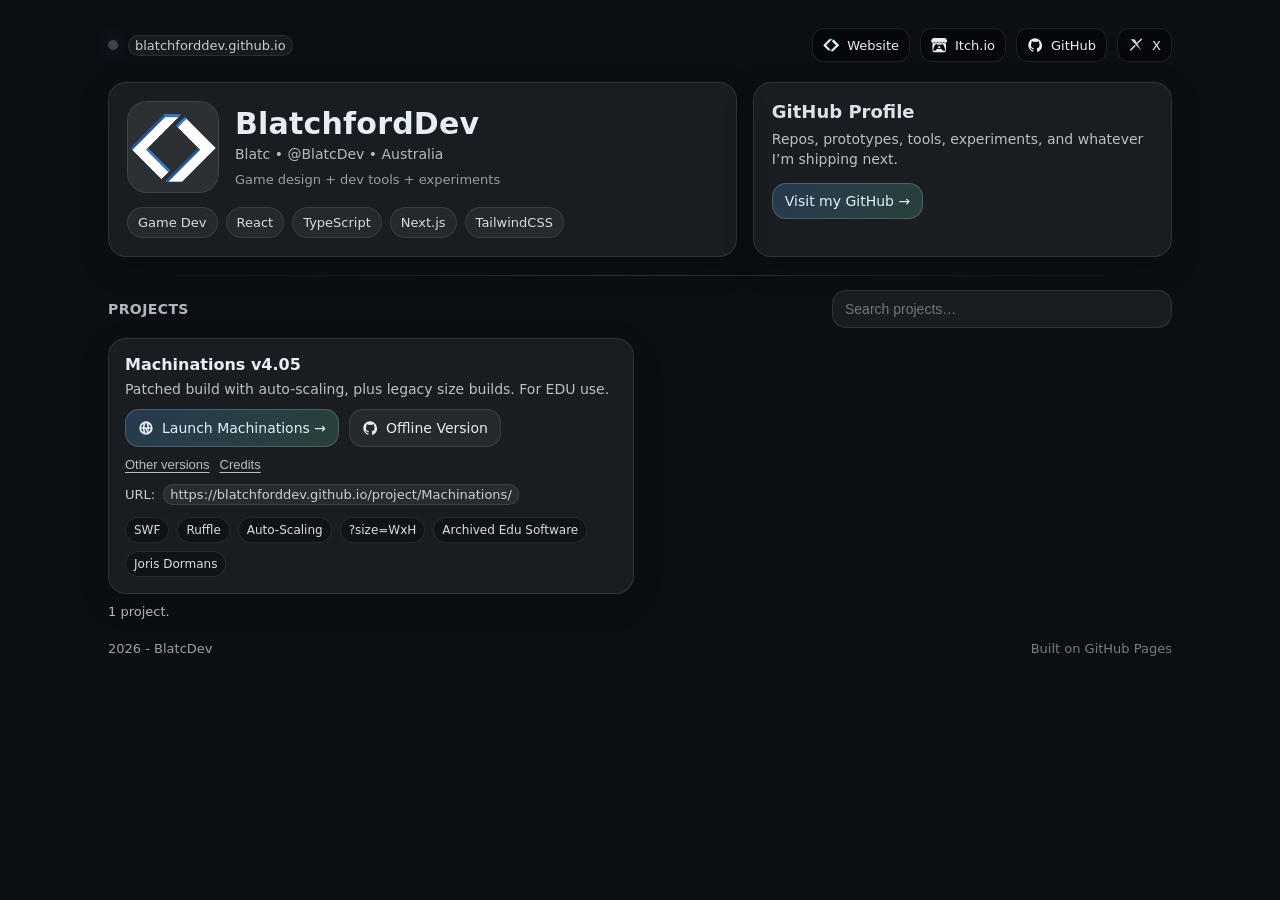
<file: index.html>
<!doctype html>
<html lang="en">
<head>
  <meta charset="utf-8" />
  <meta name="viewport" content="width=device-width, initial-scale=1" />
  <title>BlatcDev Github</title>

  <meta name="theme-color" content="#0b0f14" />
  <meta name="google" content="notranslate" />

  <link rel="stylesheet" href="./styles.css" />
</head>

<body>
  <div class="container">
    <div class="topbar">
      <div class="brand">
        <div class="dot"></div>
        <span class="copyable" data-copy="blatchforddev.github.io" title="Click to copy">blatchforddev.github.io</span>
      </div>

      <div class="pillbar">
        <a class="pill" href="https://blatc.dev/" target="_blank" rel="noopener noreferrer">
          <span class="ico" aria-hidden="true">
            <svg version="1.1" id="Layer_1" xmlns="http://www.w3.org/2000/svg" xmlns:xlink="http://www.w3.org/1999/xlink" x="0px" y="0px"
	 width="100%" viewBox="0 0 295 232" enable-background="new 0 0 295 232" xml:space="preserve">
            <path fill="#FFFFFF" opacity="0.000000" stroke="none" 
                d="
            M121.000000,233.000000 
                C81.074272,233.000000 41.148548,233.000000 1.000000,233.000000 
                C1.000000,194.646057 1.000000,156.291687 1.320978,117.557640 
                C3.968456,119.421730 6.294956,121.665497 8.822497,124.211533 
                C42.313789,157.790970 75.604042,191.068146 108.409637,223.860855 
                C116.962959,215.629364 125.108841,207.789993 133.548309,199.834778 
                C135.771225,198.224533 137.700531,196.730133 139.690613,195.188660 
                C114.599274,170.099075 90.465858,145.985886 66.375549,121.829712 
                C65.019051,120.469513 64.017021,118.755798 62.943848,116.866356 
                C90.170364,89.372200 117.313545,62.228779 144.429245,35.057930 
                C152.402115,27.068836 160.297150,19.002031 168.525467,10.852251 
                C170.893204,8.537376 172.963318,6.341087 175.334641,3.997854 
                C176.090561,2.900608 176.545288,1.950307 177.000000,1.000002 
                C216.592377,1.000000 256.184753,1.000000 296.000000,1.000000 
                C296.000000,39.020603 296.000000,77.041641 295.670990,115.454102 
                C265.158112,85.660233 234.979446,55.469746 204.782654,25.297413 
                C201.624817,22.142153 198.359604,19.094353 195.001953,15.670624 
                C188.737366,9.764114 188.737274,9.764026 183.188629,15.311909 
                C181.191849,17.308424 179.197449,19.307356 177.198746,21.301947 
                C171.010941,27.476965 164.821579,33.650425 158.406540,40.050247 
                C160.934525,42.391380 162.983276,44.288708 165.173080,46.478531 
                C187.431091,68.902191 209.553528,91.027916 231.650955,113.178574 
                C232.917847,114.448517 233.980927,115.921814 234.935516,117.544395 
                C197.897903,154.616043 161.055771,191.435944 124.260933,228.303024 
                C122.935699,229.630890 122.076431,231.423828 121.000000,233.000000 
            z"/>
            <path fill="#ffffff" opacity="1.000000" stroke="none" 
                d="
            M195.144211,15.996693 
                C198.359604,19.094353 201.624817,22.142153 204.782654,25.297413 
                C234.979446,55.469746 265.158112,85.660233 295.670990,115.922760 
                C296.000000,116.444443 296.000000,116.888893 295.670990,117.743912 
                C258.177277,155.320160 221.010544,192.483826 183.858337,229.661987 
                C182.825958,230.695099 181.949280,231.883820 181.000000,233.000000 
                C164.979111,233.000000 148.958206,233.000000 132.667694,232.733887 
                C133.674240,231.431732 135.054596,230.500015 136.211365,229.344467 
                C170.563461,195.029678 204.894806,160.694107 239.219940,126.352348 
                C240.250458,125.321342 241.179199,124.188629 242.854111,122.326508 
                C240.071533,120.513817 237.605194,118.907143 235.138855,117.300468 
                C233.980927,115.921814 232.917847,114.448517 231.650955,113.178574 
                C209.553528,91.027916 187.431091,68.902191 165.480164,46.329903 
                C175.478867,35.924751 185.311539,25.960722 195.144211,15.996693 
            z"/>
            <path fill="#FFFFFF" opacity="0.000000" stroke="none" 
                d="
            M1.000000,116.000000 
                C1.000000,77.739708 1.000000,39.479424 1.000000,1.000000 
                C39.020615,1.000000 77.041649,1.000000 115.443283,1.323377 
                C78.316154,39.163464 40.809746,76.681496 3.290338,114.186516 
                C2.606221,114.870369 1.766900,115.398964 1.000000,116.000000 
            z"/>
            <path fill="#FFFFFF" opacity="0.000000" stroke="none" 
                d="
            M181.468658,233.000000 
                C181.949280,231.883820 182.825958,230.695099 183.858337,229.661987 
                C221.010544,192.483826 258.177277,155.320160 295.670990,118.077248 
                C296.000000,156.260284 296.000000,194.520584 296.000000,233.000000 
                C257.979401,233.000000 219.958359,233.000000 181.468658,233.000000 
            z"/>
            <path fill="#008FCE" opacity="1.000000" stroke="none" 
                d="
            M1.000000,116.250000 
                C1.766900,115.398964 2.606221,114.870369 3.290338,114.186516 
                C40.809746,76.681496 78.316154,39.163464 115.911942,1.323377 
                C116.000000,1.000000 116.500000,1.000000 116.858841,1.221221 
                C117.419800,1.717071 117.682999,1.907089 118.149055,2.341473 
                C119.189919,5.420725 120.089027,8.171000 120.830292,11.217046 
                C95.980515,36.233768 71.277046,60.943211 46.601448,85.680458 
                C33.915798,98.397804 21.279856,111.164734 8.621454,123.909264 
                C6.294956,121.665497 3.968456,119.421730 1.320978,117.088982 
                C1.000000,117.000000 1.000000,116.500000 1.000000,116.250000 
            z"/>
            <path fill="#008FCE" opacity="1.000000" stroke="none" 
                d="
            M234.935516,117.544395 
                C237.605194,118.907143 240.071533,120.513817 242.854111,122.326508 
                C241.179199,124.188629 240.250458,125.321342 239.219940,126.352348 
                C204.894806,160.694107 170.563461,195.029678 136.211365,229.344467 
                C135.054596,230.500015 133.674240,231.431732 132.199036,232.733887 
                C128.638718,233.000000 125.277428,233.000000 121.458069,233.000000 
                C122.076431,231.423828 122.935699,229.630890 124.260933,228.303024 
                C161.055771,191.435944 197.897903,154.616043 234.935516,117.544395 
            z"/>
            <path fill="#008FCE" opacity="1.000000" stroke="none" 
                d="
            M120.988144,10.921276 
                C120.089027,8.171000 119.189919,5.420725 118.154800,2.088215 
                C118.012535,1.337320 118.006264,1.168660 118.000000,1.000000 
                C136.687561,1.000000 155.375122,1.000000 174.526917,1.392717 
                C175.005249,2.571889 175.019333,3.358343 175.033432,4.144798 
                C172.963318,6.341087 170.893204,8.537376 168.040909,10.813849 
                C151.835205,10.903114 136.411667,10.912195 120.988144,10.921276 
            z"/>
            <path fill="#008FCE" opacity="1.000000" stroke="none" 
                d="
            M175.334641,3.997854 
                C175.019333,3.358343 175.005249,2.571889 174.995575,1.392717 
                C175.444443,1.000000 175.888901,1.000000 176.666687,1.000002 
                C176.545288,1.950307 176.090561,2.900608 175.334641,3.997854 
            z"/>
            <path fill="#008FCE" opacity="1.000000" stroke="none" 
                d="
            M117.750000,1.000000 
                C118.006264,1.168660 118.012535,1.337320 118.013046,1.759238 
                C117.682999,1.907089 117.419800,1.717071 117.108841,1.221221 
                C117.000000,1.000000 117.500000,1.000000 117.750000,1.000000 
            z"/>
            <path fill="#FFFFFF" opacity="1.000000" stroke="none" 
                d="
            M120.830292,11.217045 
                C136.411667,10.912195 151.835205,10.903114 167.743286,10.932436 
                C160.297150,19.002031 152.402115,27.068836 144.429245,35.057930 
                C117.313545,62.228779 90.170364,89.372200 62.590874,116.808662 
                C59.889030,118.744499 57.633991,120.397758 55.165325,122.207642 
                C56.576813,123.803787 57.292118,124.704445 58.099846,125.512726 
                C82.103142,149.532272 106.111542,173.546738 130.142044,197.539062 
                C131.063568,198.459122 132.212006,199.151917 133.254715,199.950607 
                C125.108841,207.789993 116.962959,215.629364 108.409637,223.860855 
                C75.604042,191.068146 42.313789,157.790970 8.822495,124.211533 
                C21.279856,111.164734 33.915798,98.397804 46.601448,85.680458 
                C71.277046,60.943211 95.980515,36.233768 120.830292,11.217045 
            z"/>
            <path fill="#008FCE" opacity="1.000000" stroke="none" 
                d="
            M133.548309,199.834778 
                C132.212006,199.151917 131.063568,198.459122 130.142044,197.539062 
                C106.111542,173.546738 82.103142,149.532272 58.099846,125.512726 
                C57.292118,124.704445 56.576813,123.803787 55.165325,122.207642 
                C57.633991,120.397758 59.889030,118.744499 62.497047,117.148926 
                C64.017021,118.755798 65.019051,120.469513 66.375549,121.829712 
                C90.465858,145.985886 114.599274,170.099075 139.690613,195.188660 
                C137.700531,196.730133 135.771225,198.224533 133.548309,199.834778 
            z"/>
            <path fill="#008FCE" opacity="1.000000" stroke="none" 
                d="
            M195.001953,15.670624 
                C185.311539,25.960722 175.478867,35.924751 165.339111,46.037407 
                C162.983276,44.288708 160.934525,42.391380 158.406540,40.050247 
                C164.821579,33.650425 171.010941,27.476965 177.198746,21.301947 
                C179.197449,19.307356 181.191849,17.308424 183.188629,15.311909 
                C188.737274,9.764026 188.737366,9.764114 195.001953,15.670624 
            z"/>
            </svg>
          </span>
          Website
        </a>

        <a class="pill" href="https://blatc.itch.io/" target="_blank" rel="noopener noreferrer">
          <span class="ico" aria-hidden="true">
            <svg xmlns="http://www.w3.org/2000/svg" viewBox="0 0 500 500" fill="currentColor">
              <path d="M71.9 34.8C50.2 47.7 7.4 96.8 7 109.7l0 21.3c0 27.1 25.3 50.8 48.2 50.8 27.6 0 50.5-22.8 50.5-50 0 27.1 22.2 50 49.8 50s49-22.8 49-50c0 27.1 23.6 50 51.2 50l.5 0c27.6 0 51.2-22.8 51.2-50 0 27.1 21.5 50 49 50s49.8-22.8 49.8-50c0 27.1 23 50 50.5 50 23 0 48.3-23.8 48.3-50.8l0-21.3c-.4-12.9-43.2-62.1-64.9-75-67.4-2.3-114.2-2.7-184-2.7S91.1 33.1 71.9 34.8zM204.2 169.2c-22 38.4-77.9 38.7-99.8 .2-13.2 23.1-43.2 32.1-56 27.7-3.9 40.2-13.7 237.1 17.7 269.2 80 18.7 302.1 18.1 379.8 0 31.6-32.3 21.3-232 17.7-269.2-12.9 4.4-42.9-4.6-56-27.7-22 38.5-77.8 38.1-99.8-.2-7.1 12.5-23 28.9-51.8 28.9-10.4 .3-20.8-2.2-29.9-7.3s-16.7-12.6-21.9-21.6l0 0zm-41.6 53.8c16.5 0 31.1 0 49.2 19.8 29.3-3 58.9-3 88.2 0 18.2-19.7 32.8-19.7 49.2-19.7 52.3 0 65.2 77.5 83.9 144.4 17.3 62.2-5.5 63.7-34 63.7-42.1-1.6-65.5-32.2-65.5-62.8-39.3 6.4-101.9 8.8-155.6 0 0 30.6-23.3 61.2-65.5 62.8-28.4-.1-51.2-1.6-33.9-63.7 18.7-67 31.6-144.4 83.9-144.4l0-.1zM256 270.8s-44.4 40.8-52.4 55.2l29-1.2 0 25.3c0 1.5 21.3 .2 23.3 .2 11.6 .5 23.3 1 23.3-.2l0-25.3 29 1.2c-8-14.5-52.4-55.2-52.4-55.2l.1 0z"/>
            </svg>
          </span>
          Itch.io
        </a>

        <a class="pill" href="https://github.com/BlatchfordDev" target="_blank" rel="noopener noreferrer">
          <span class="ico" aria-hidden="true">
            <svg viewBox="0 0 24 24" fill="currentColor">
              <path d="M12 2C6.5 2 2 6.6 2 12.3c0 4.5 2.9 8.4 6.9 9.7.5.1.7-.2.7-.5v-1.8c-2.8.6-3.4-1.4-3.4-1.4-.4-1.1-1-1.4-1-1.4-.9-.6.1-.6.1-.6 1 0 1.6 1.1 1.6 1.1.9 1.6 2.4 1.1 3 .9.1-.7.3-1.1.6-1.4-2.2-.3-4.5-1.1-4.5-5a4 4 0 0 1 1-2.8 3.7 3.7 0 0 1 .1-2.7s.9-.3 2.8 1.1a9.3 9.3 0 0 1 5.1 0c1.9-1.4 2.8-1.1 2.8-1.1.6 1.6.2 2.4.1 2.7a4 4 0 0 1 1 2.8c0 3.9-2.3 4.7-4.5 5 .4.3.7 1 .7 2.1v3c0 .3.2.6.7.5 4-1.3 6.9-5.2 6.9-9.7C22 6.6 17.5 2 12 2Z"/>
            </svg>
          </span>
          GitHub
        </a>

        <a class="pill" href="https://twitter.com/blatcdev" target="_blank" rel="noopener noreferrer">
          <span class="ico" aria-hidden="true">
            <svg viewBox="0 0 24 24" fill="none">
              <path d="M4 19.5 10.2 13M14.1 9.2 20 3.5" stroke="currentColor" stroke-width="2" stroke-linecap="round"/>
              <path d="M20 20.5 4 3.5h6l10 17h-6Z" fill="currentColor" opacity="0.9"/>
            </svg>
          </span>
          X
        </a>
      </div>
    </div>

    <div class="hero">
      <div class="card">
        <div class="profile">
          <div class="avatar" title="BlatchfordDev avatar">
            <img src="/images/blatcdev/dev-image.png" alt="BlatchfordDev avatar" onerror="this.src='https://github.com/BlatchfordDev.png?size=200';" />
          </div>

          <div class="titleblock">
            <h1 class="name">BlatchfordDev</h1>
            <div class="handle">Blatc • @BlatcDev • Australia</div>
            <div class="meta">
              <span class="muted">Game design + dev tools + experiments</span>
            </div>
          </div>
        </div>

        <div class="chiprow" aria-label="Tech stack">
          <span class="chip">Game Dev</span>
          <span class="chip">React</span>
          <span class="chip">TypeScript</span>
          <span class="chip">Next.js</span>
          <span class="chip">TailwindCSS</span>
        </div>
      </div>

      <div class="card cta">
        <div>
          <h2>GitHub Profile</h2>
          <p>Repos, prototypes, tools, experiments, and whatever I’m shipping next.</p>

          <div class="actions">
            <a class="btn primary" href="https://github.com/BlatchfordDev" target="_blank" rel="noopener noreferrer">
              Visit my GitHub →
            </a>
          </div>
        </div>
      </div>
    </div>

    <hr class="divider" />

    <div class="section" id="projects">
      <div class="sectionhead">
        <h3>Projects</h3>
        <div class="searchwrap">
          <input id="q" class="input" placeholder="Search projects…" autocomplete="off" />
        </div>
      </div>

      <div class="grid" id="projectsGrid"></div>
      <div class="muted" id="projectsStatus" style="margin-top:10px; font-size:13px;">Loading…</div>
    </div>

    <footer>
      <div><span id="y"></span> - BlatcDev</div>
      <div class="muted">Built on GitHub Pages</div>
    </footer>
  </div>

  <!-- Modal -->
  <div class="modalOverlay" id="modalOverlay" aria-hidden="true">
    <div class="modal" role="dialog" aria-modal="true" aria-labelledby="modalTitle">
      <div class="modalHeader">
        <div>
          <div class="modalTitle" id="modalTitle">Other versions</div>
          <div class="modalSubtitle" id="modalSubtitle">Pick a build to launch in your browser.</div>
        </div>
        <button class="iconBtn" id="modalClose" type="button" aria-label="Close">
          <svg viewBox="0 0 24 24" fill="none">
            <path d="M6 6l12 12M18 6 6 18" stroke="currentColor" stroke-width="2" stroke-linecap="round"/>
          </svg>
        </button>
      </div>
      <div class="modalBody" id="modalBody"></div>
    </div>
  </div>

  <script>
    document.getElementById("y").textContent = new Date().getFullYear();

    async function copyText(text) {
      try {
        await navigator.clipboard.writeText(text);
        return true;
      } catch {
        try {
          const ta = document.createElement("textarea");
          ta.value = text;
          document.body.appendChild(ta);
          ta.select();
          document.execCommand("copy");
          ta.remove();
          return true;
        } catch {
          return false;
        }
      }
    }

    document.addEventListener("click", async (e) => {
      const el = e.target.closest("[data-copy]");
      if (!el) return;

      const text = el.getAttribute("data-copy") || "";
      const original = el.textContent;

      const ok = await copyText(text);
      if (!ok) return;

      if (el.classList.contains("copy") || el.classList.contains("copyable")) {
        el.textContent = "Copied!";
        setTimeout(() => (el.textContent = original), 900);
      }
    });

    const grid = document.getElementById("projectsGrid");
    const statusEl = document.getElementById("projectsStatus");
    const input = document.getElementById("q");

    const ICONS = {
      globe: `
        <svg viewBox="0 0 24 24" fill="currentColor" aria-hidden="true">
          <path d="M12 2a10 10 0 1 0 0 20 10 10 0 0 0 0-20Zm7.6 9h-2.9a15 15 0 0 0-1.2-5A8.1 8.1 0 0 1 19.6 11ZM12 4.1c.9 1.2 1.8 3.1 2.3 6.9H9.7c.5-3.8 1.4-5.7 2.3-6.9ZM4.4 13h2.9c.1 2 .6 3.8 1.2 5A8.1 8.1 0 0 1 4.4 13Zm2.9-2H4.4a8.1 8.1 0 0 1 4.1-5c-.6 1.2-1.1 3-1.2 5Zm2.4 2h4.6c-.5 3.8-1.4 5.7-2.3 6.9-.9-1.2-1.8-3.1-2.3-6.9Zm6.6 0h2.9a8.1 8.1 0 0 1-4.1 5c.6-1.2 1.1-3 1.2-5Zm-2.6 0c-.1 2-.6 3.8-1.2 5-.6-1.2-1.1-3-1.2-5h2.4Z"/>
        </svg>
      `,
      github: `
        <svg viewBox="0 0 24 24" fill="currentColor" aria-hidden="true">
          <path d="M12 2C6.5 2 2 6.6 2 12.3c0 4.5 2.9 8.4 6.9 9.7.5.1.7-.2.7-.5v-1.8c-2.8.6-3.4-1.4-3.4-1.4-.4-1.1-1-1.4-1-1.4-.9-.6.1-.6.1-.6 1 0 1.6 1.1 1.6 1.1.9 1.6 2.4 1.1 3 .9.1-.7.3-1.1.6-1.4-2.2-.3-4.5-1.1-4.5-5a4 4 0 0 1 1-2.8 3.7 3.7 0 0 1 .1-2.7s.9-.3 2.8 1.1a9.3 9.3 0 0 1 5.1 0c1.9-1.4 2.8-1.1 2.8-1.1.6 1.6.2 2.4.1 2.7a4 4 0 0 1 1 2.8c0 3.9-2.3 4.7-4.5 5 .4.3.7 1 .7 2.1v3c0 .3.2.6.7.5 4-1.3 6.9-5.2 6.9-9.7C22 6.6 17.5 2 12 2Z"/>
        </svg>
      `
    };

    function createEl(tag, attrs = {}, children = []) {
      const el = document.createElement(tag);
      for (const [k, v] of Object.entries(attrs)) {
        if (k === "class") el.className = v;
        else if (k === "text") el.textContent = v;
        else el.setAttribute(k, v);
      }
      for (const c of children) el.appendChild(c);
      return el;
    }

    function makeAction({ label, href, primary, external, icon }) {
      const cls = "btn" + (primary ? " primary" : " ghost");
      const a = document.createElement("a");
      a.className = cls;
      a.href = href || "#";

      if (external) { a.target = "_blank"; a.rel = "noopener noreferrer"; }

      if (icon && ICONS[icon]) {
        a.innerHTML = ICONS[icon] + "<span>" + label + "</span>";
      } else {
        a.textContent = label;
      }

      return a;
    }

    // --- Modal ---
    const modalOverlay = document.getElementById("modalOverlay");
    const modalBody = document.getElementById("modalBody");
    const modalTitle = document.getElementById("modalTitle");
    const modalSubtitle = document.getElementById("modalSubtitle");
    const modalClose = document.getElementById("modalClose");

    function openModal({ title, subtitle, items }) {
      modalTitle.textContent = title || "Other versions";
      modalSubtitle.textContent = subtitle || "Pick a build to launch in your browser.";
      modalBody.innerHTML = "";

      (items || []).forEach(it => {
        const row = document.createElement("a");
        row.className = "modalItem" + (it.default ? " isDefault" : "");
        row.href = it.href;

        const left = document.createElement("div");
        left.className = "modalItemLeft";

        const name = document.createElement("div");
        name.className = "modalItemTitle";
        name.textContent = it.label;

        const sub = document.createElement("div");
        sub.className = "modalItemSub";
        sub.textContent = it.sub || "";

        left.appendChild(name);
        left.appendChild(sub);

        const right = document.createElement("div");
        right.className = "modalItemRight";

        if (it.default) {
          const badge = document.createElement("span");
          badge.className = "badge";
          badge.textContent = "Default";
          right.appendChild(badge);
        }

        row.appendChild(left);
        row.appendChild(right);

        modalBody.appendChild(row);
      });

      modalOverlay.classList.add("open");
      modalOverlay.setAttribute("aria-hidden", "false");
      document.body.classList.add("modalOpen");
    }

    // Info modal (rich HTML body)
    function openInfoModal({ title, subtitle, html }) {
      modalTitle.textContent = title || "Info";
      modalSubtitle.textContent = subtitle || "";
      modalBody.innerHTML = "";

      const wrap = document.createElement("div");
      wrap.className = "modalRich";
      wrap.innerHTML = html || "";

      modalBody.appendChild(wrap);

      modalOverlay.classList.add("open");
      modalOverlay.setAttribute("aria-hidden", "false");
      document.body.classList.add("modalOpen");
    }

    function closeModal() {
      modalOverlay.classList.remove("open");
      modalOverlay.setAttribute("aria-hidden", "true");
      document.body.classList.remove("modalOpen");
    }

    modalClose.addEventListener("click", closeModal);
    modalOverlay.addEventListener("click", (e) => {
      if (e.target === modalOverlay) closeModal();
    });
    document.addEventListener("keydown", (e) => {
      if (e.key === "Escape" && modalOverlay.classList.contains("open")) closeModal();
    });

    // --- Projects loading ---
    async function loadProjectsFromJson() {
      const res = await fetch("./projects.json", { cache: "no-store" });
      if (!res.ok) throw new Error("No projects.json");
      const data = await res.json();
      const list = Array.isArray(data) ? data : (data.projects || []);
      return list.filter(p => p && p.slug);
    }

    function projectRootHref(slug) {
      // Works on GitHub Pages (no index.html needed)
      return `./project/${slug}/`;
    }

    function buildBrowserHref(project, version) {
      // You define either:
      // - size: "1920x1080" (uses ?size=)
      // - swf: "auto-scale.swf" (uses ?swf=)
      // If neither is set, it just goes to the project root.
      const root = (project.links && project.links.browserBase) ? project.links.browserBase : projectRootHref(project.slug);

      if (!version) return root;

      if (version.size) return `${root}?size=${encodeURIComponent(version.size)}`;
      if (version.swf) return `${root}?swf=${encodeURIComponent(version.swf)}`;

      return root;
    }

    function makeProjectCard(p) {
      const card = createEl("div", {
        class: "project",
        "data-title": (p.title || "").toLowerCase(),
        "data-slug": (p.slug || "").toLowerCase()
      });

      const header = createEl("div", { class: "projectHeader" });
      const headerLeft = createEl("div", { class: "projectHeaderLeft" }, [
        createEl("div", { class: "projectTitle", text: p.title || p.slug }),
        createEl("div", { class: "projectDesc", text: p.desc || "Open this project" })
      ]);

      const headerRight = createEl("div", { class: "projectHeaderRight" });
      const btnRow = createEl("div", { class: "projectActions" });

      // Browser button + versions (optional)
      const versions = Array.isArray(p.versions) ? p.versions : [];
      const defaultVersion = versions.find(v => v && v.default) || null;

      // Browser button text controlled by JSON:
      // p.browserLabel (e.g. "Launch Machinations →")
      const browserLabel = p.browserLabel || "Open in Browser →";

      // When clicking the main Browser button: go to default (if set), else plain folder
      const browserHref = buildBrowserHref(p, defaultVersion);
      btnRow.appendChild(makeAction({
        label: browserLabel,
        href: browserHref,
        primary: true,
        external: false,
        icon: "globe"
      }));

      // Offline button (optional)
      if (p.links && p.links.offline) {
        const offlineLabel = p.offlineLabel || "Offline Version";
        btnRow.appendChild(makeAction({
          label: offlineLabel,
          href: p.links.offline,
          primary: false,
          external: true,
          icon: "github"
        }));
      }

      headerRight.appendChild(btnRow);

      // Mini links row (Other versions + Info)
      if (versions.length > 0 || p.infoHtml) {
        const miniRow = createEl("div", { class: "miniLinks" });

        if (versions.length > 0) {
          const other = createEl("button", {
            class: "otherVersions",
            type: "button"
          });
          other.textContent = p.otherVersionsLabel || "Other versions";
          other.addEventListener("click", () => {
            const items = versions
              .filter(v => v && (v.label || v.size || v.swf))
              .map(v => ({
                label: v.label || v.size || v.swf,
                sub: v.swf || (v.size ? `?size=${v.size}` : ""),
                href: buildBrowserHref(p, v),
                default: !!v.default
              }));

            openModal({
              title: `${p.title || p.slug} — ${p.otherVersionsLabel || "Other versions"}`,
              subtitle: p.otherVersionsSubtitle || "Pick a build to launch in your browser.",
              items
            });
          });

          miniRow.appendChild(other);
        }

        if (p.infoHtml) {
          const infoBtn = createEl("button", {
            class: "otherVersions infoBtn",
            type: "button"
          });
          infoBtn.textContent = p.infoLabel || "Info";
          infoBtn.addEventListener("click", () => {
            openInfoModal({
              title: p.infoTitle || `${p.title || p.slug} — Info`,
              subtitle: p.infoSubtitle || "Credits & sources",
              html: p.infoHtml
            });
          });

          miniRow.appendChild(infoBtn);
        }

        headerRight.appendChild(miniRow);
      }

      header.appendChild(headerLeft);
      header.appendChild(headerRight);
      card.appendChild(header);

      // Tip line (optional) — user controls the label text too
      if (p.tip) {
        const tipLabel = (typeof p.tipLabel === "string") ? p.tipLabel : "Tip:";
        const tipline = createEl("div", { class: "tipline" });
        tipline.appendChild(document.createTextNode(tipLabel + " "));
        tipline.appendChild(createEl("span", {
          class: "copy",
          "data-copy": p.tip,
          title: "Click to copy",
          text: p.tip
        }));
        card.appendChild(tipline);
      }

      const tags = createEl("div", { class: "tags" });
      (p.tags || []).forEach(t => tags.appendChild(createEl("span", { class: "tag", text: t })));
      card.appendChild(tags);

      return card;
    }

    function render(list) {
      grid.innerHTML = "";
      if (!list.length) {
        statusEl.textContent = "No projects found.";
        return;
      }
      list.forEach(p => grid.appendChild(makeProjectCard(p)));
      statusEl.textContent = `${list.length} project${list.length === 1 ? "" : "s"}.`;
    }

    let all = [];

    function applyFilter() {
      const q = (input.value || "").trim().toLowerCase();
      if (!q) return render(all);

      const filtered = all.filter(p => {
        const hay = [
          p.slug, p.title, p.desc, p.tip,
          p.browserLabel, p.offlineLabel,
          ...(p.tags || []),
          ...((p.versions || []).map(v => [v.label, v.size, v.swf].join(" ")))
        ].join(" ").toLowerCase();
        return hay.includes(q);
      });

      render(filtered);
    }

    (async () => {
      try {
        all = await loadProjectsFromJson();
      } catch (e) {
        console.error(e);
        all = [];
        statusEl.textContent = "Couldn’t load projects.json.";
      }

      render(all);
      input.addEventListener("input", applyFilter);
    })();
  </script>
</body>
</html>
</file>
<file: styles.css>
:root { color-scheme: dark; }
* { box-sizing: border-box; }

html, body {
  margin: 0;
  height: 100%;
  background: #0b0f14;
  color: #e8eef6;
  font-family: system-ui, -apple-system, Segoe UI, Roboto, Arial, sans-serif;
}

body::before {
  content: "";
  position: fixed;
  inset: 0;
  background:
    radial-gradient(900px 500px at 20% 10%, rgba(110,231,183,0.12), transparent 60%),
    radial-gradient(900px 500px at 80% 20%, rgba(96,165,250,0.14), transparent 60%),
    radial-gradient(900px 600px at 50% 90%, rgba(167,139,250,0.10), transparent 70%);
  pointer-events: none;
  z-index: -1;
}

.container {
  max-width: 1100px;
  margin: 0 auto;
  padding: 28px 18px 40px;
}

.topbar {
  display: flex;
  align-items: center;
  justify-content: space-between;
  gap: 12px;
  margin-bottom: 20px;
  flex-wrap: wrap;
}

.brand {
  display: flex;
  align-items: center;
  gap: 10px;
  min-width: 0;
}

.dot {
  width: 10px; height: 10px;
  border-radius: 999px;
  background: rgba(255,255,255,0.22);
  box-shadow: 0 0 18px rgba(96,165,250,0.28);
  flex: 0 0 auto;
}

.brand .copyable {
  opacity: 0.85;
  font-size: 13px;
  white-space: nowrap;
  overflow: hidden;
  text-overflow: ellipsis;
  cursor: pointer;
  user-select: none;
  padding: 2px 6px;
  border-radius: 10px;
  background: rgba(255,255,255,0.06);
  border: 1px solid rgba(255,255,255,0.10);
}
.brand .copyable:hover { background: rgba(255,255,255,0.09); }

.pillbar {
  display: flex;
  gap: 10px;
  flex-wrap: wrap;
  justify-content: flex-end;
}

a.pill {
  display: inline-flex;
  align-items: center;
  gap: 8px;
  padding: 8px 10px;
  border-radius: 12px;
  text-decoration: none;
  color: inherit;
  background: rgba(0,0,0,0.45);
  border: 1px solid rgba(255,255,255,0.10);
  backdrop-filter: blur(8px);
  font-size: 13px;
  line-height: 1;
  user-select: none;
  transition: background 120ms ease, border-color 120ms ease, transform 120ms ease;
}
a.pill:hover {
  background: rgba(255,255,255,0.07);
  border-color: rgba(255,255,255,0.16);
  transform: translateY(-1px);
}

.ico { width: 16px; height: 16px; display: inline-flex; align-items: center; justify-content: center; }
.pill .ico svg { width: 16px; height: 16px; display: block; }

.hero {
  display: grid;
  grid-template-columns: 1.2fr 0.8fr;
  gap: 16px;
  align-items: stretch;
  margin-top: 10px;
}
@media (max-width: 920px) { .hero { grid-template-columns: 1fr; } }

.card {
  background: rgba(255,255,255,0.06);
  border: 1px solid rgba(255,255,255,0.10);
  border-radius: 18px;
  padding: 18px;
  box-shadow: 0 10px 30px rgba(0,0,0,0.22);
}

.profile {
  display: flex;
  gap: 16px;
  align-items: center;
}

.avatar {
  width: 92px;
  height: 92px;
  border-radius: 20px;
  overflow: hidden;
  border: 1px solid rgba(255,255,255,0.14);
  background: rgba(255,255,255,0.04);
  flex: 0 0 auto;
}
.avatar img { width: 100%; height: 100%; object-fit: cover; display: block; }

.titleblock { min-width: 0; }
.name { margin: 0; font-size: 30px; letter-spacing: 0.2px; line-height: 1.1; }
.handle { margin-top: 6px; opacity: 0.75; font-size: 14px; }
.meta { margin-top: 10px; display: flex; flex-wrap: wrap; gap: 8px; opacity: 0.82; font-size: 13px; }

.chiprow {
  margin-top: 14px;
  display: flex;
  flex-wrap: wrap;
  gap: 8px;
}

.chip {
  display: inline-flex;
  align-items: center;
  gap: 8px;
  padding: 7px 10px;
  border-radius: 999px;
  background: rgba(255,255,255,0.06);
  border: 1px solid rgba(255,255,255,0.10);
  font-size: 13px;
  opacity: 0.92;
  user-select: none;
}

.cta { display: flex; flex-direction: column; justify-content: space-between; gap: 14px; }
.cta h2 { margin: 0 0 8px; font-size: 18px; opacity: 0.95; }
.cta p { margin: 0; opacity: 0.78; font-size: 14px; line-height: 1.4; }

.actions { display: flex; gap: 10px; flex-wrap: wrap; margin-top: 14px; }

.btn {
  display: inline-flex;
  align-items: center;
  justify-content: center;
  gap: 8px;
  padding: 10px 12px;
  border-radius: 14px;
  text-decoration: none;
  color: inherit;
  background: rgba(0,0,0,0.45);
  border: 1px solid rgba(255,255,255,0.12);
  backdrop-filter: blur(8px);
  font-size: 14px;
  line-height: 1;
  transition: background 120ms ease, border-color 120ms ease, transform 120ms ease;
  cursor: pointer;
  white-space: nowrap;
}
.btn:hover {
  background: rgba(255,255,255,0.07);
  border-color: rgba(255,255,255,0.18);
  transform: translateY(-1px);
}
.btn.primary {
  background: linear-gradient(135deg, rgba(96,165,250,0.22), rgba(110,231,183,0.18));
  border-color: rgba(255,255,255,0.18);
}
.btn.ghost {
  background: rgba(255,255,255,0.06);
  border-color: rgba(255,255,255,0.10);
}
.btn svg { width: 16px; height: 16px; flex: 0 0 auto; display: block; }

.divider {
  margin: 18px 0 14px;
  height: 1px;
  background: linear-gradient(to right, transparent, rgba(255,255,255,0.14), transparent);
  border: 0;
}

.sectionhead {
  display: flex;
  align-items: center;
  justify-content: space-between;
  gap: 12px;
  flex-wrap: wrap;
  margin-bottom: 10px;
}

.section h3 {
  margin: 0;
  font-size: 14px;
  letter-spacing: 0.4px;
  text-transform: uppercase;
  opacity: 0.75;
}

.searchwrap {
  display: flex;
  align-items: center;
  gap: 10px;
  flex-wrap: wrap;
  justify-content: flex-end;
  min-width: 260px;
}

.input {
  width: 340px;
  max-width: 80vw;
  padding: 10px 12px;
  border-radius: 14px;
  background: rgba(255,255,255,0.06);
  border: 1px solid rgba(255,255,255,0.10);
  color: #e8eef6;
  outline: none;
  font-size: 14px;
}
.input:focus {
  border-color: rgba(255,255,255,0.18);
  background: rgba(255,255,255,0.08);
}

.grid {
  display: grid;
  grid-template-columns: repeat(12, 1fr);
  gap: 12px;
}

/* Project cards — ALWAYS mobile-style layout */
.project {
  grid-column: span 6;
  padding: 16px;
  border-radius: 18px;
  background: rgba(255,255,255,0.06);
  border: 1px solid rgba(255,255,255,0.10);
  box-shadow: 0 10px 30px rgba(0,0,0,0.16);
  overflow: hidden;
  transition: border-color 120ms ease, background 120ms ease, transform 120ms ease;
  display: flex;
  flex-direction: column;
  gap: 12px;
  min-height: 190px;
}
.project:hover {
  border-color: rgba(255,255,255,0.16);
  background: rgba(255,255,255,0.08);
  transform: translateY(-1px);
}

.projectHeader {
  display: flex;
  flex-direction: column;
  gap: 10px;
}

.projectHeaderLeft { min-width: 0; }

.projectTitle { font-size: 16px; font-weight: 650; margin: 0; }
.projectDesc { opacity: 0.78; font-size: 14px; line-height: 1.35; margin-top: 6px; }

.projectHeaderRight {
  display: flex;
  flex-direction: column;
  align-items: flex-start;
  gap: 8px;
}

.projectActions {
  display: flex;
  gap: 10px;
  flex-wrap: wrap;
  justify-content: flex-start;
}

.otherVersions {
  background: transparent;
  border: 0;
  color: rgba(232,238,246,0.86);
  padding: 0;
  font-size: 13px;
  cursor: pointer;
  text-decoration: underline;
  text-underline-offset: 3px;
  opacity: 0.9;
}
.otherVersions:hover { opacity: 1; }

.tipline {
  opacity: 0.85;
  font-size: 13px;
  display: flex;
  align-items: center;
  gap: 8px;
  flex-wrap: wrap;
}

.tags {
  margin-top: auto;
  display: flex;
  flex-wrap: wrap;
  gap: 8px;
  opacity: 0.92;
  font-size: 12px;
}

.tag {
  padding: 5px 8px;
  border-radius: 999px;
  background: rgba(0,0,0,0.35);
  border: 1px solid rgba(255,255,255,0.10);
  user-select: none;
}

.copy {
  cursor: pointer;
  user-select: none;
  padding: 2px 6px;
  border-radius: 10px;
  background: rgba(255,255,255,0.08);
  border: 1px solid rgba(255,255,255,0.12);
  display: inline-flex;
  align-items: center;
  gap: 6px;
}
.copy:hover { background: rgba(255,255,255,0.11); }

@media (max-width: 920px) {
  .project { grid-column: span 12; }
  .input { width: 100%; }
}

/* Footer */
footer {
  margin-top: 22px;
  opacity: 0.65;
  font-size: 13px;
  display: flex;
  justify-content: space-between;
  gap: 12px;
  flex-wrap: wrap;
}
.muted { opacity: 0.75; }

/* Modal */
body.modalOpen { overflow: hidden; }

.modalOverlay {
  position: fixed;
  inset: 0;
  background: rgba(0,0,0,0.55);
  backdrop-filter: blur(6px);
  display: none;
  align-items: center;
  justify-content: center;
  padding: 18px;
  z-index: 999;
}

.modalOverlay.open { display: flex; }

.modal {
  width: min(760px, 96vw);
  max-height: min(560px, 85vh);
  background: rgba(15,18,24,0.88);
  border: 1px solid rgba(255,255,255,0.14);
  border-radius: 18px;
  box-shadow: 0 20px 70px rgba(0,0,0,0.45);
  overflow: hidden;
  display: flex;
  flex-direction: column;
}

.modalHeader {
  padding: 16px 16px 12px;
  display: flex;
  align-items: flex-start;
  justify-content: space-between;
  gap: 12px;
  border-bottom: 1px solid rgba(255,255,255,0.10);
}

.modalTitle { font-weight: 700; font-size: 16px; }
.modalSubtitle { margin-top: 6px; opacity: 0.75; font-size: 13px; }

.iconBtn {
  width: 36px;
  height: 36px;
  border-radius: 12px;
  background: rgba(255,255,255,0.06);
  border: 1px solid rgba(255,255,255,0.10);
  color: inherit;
  cursor: pointer;
  display: inline-flex;
  align-items: center;
  justify-content: center;
}
.iconBtn:hover { background: rgba(255,255,255,0.09); border-color: rgba(255,255,255,0.16); }
.iconBtn svg { width: 18px; height: 18px; }

.modalBody {
  padding: 12px;
  overflow: auto;
  display: flex;
  flex-direction: column;
  gap: 10px;
}

.modalItem {
  display: flex;
  align-items: center;
  justify-content: space-between;
  gap: 12px;
  padding: 12px 12px;
  border-radius: 14px;
  text-decoration: none;
  color: inherit;
  background: rgba(255,255,255,0.05);
  border: 1px solid rgba(255,255,255,0.10);
}
.modalItem:hover {
  background: rgba(255,255,255,0.08);
  border-color: rgba(255,255,255,0.16);
}

.modalItemLeft { min-width: 0; }
.modalItemTitle { font-weight: 650; }
.modalItemSub { margin-top: 4px; opacity: 0.75; font-size: 12px; word-break: break-word; }

.modalItemRight { display: inline-flex; align-items: center; gap: 8px; }

.modalItem.isDefault {
  background: linear-gradient(135deg, rgba(96,165,250,0.16), rgba(110,231,183,0.12));
  border-color: rgba(255,255,255,0.18);
}

.badge {
  font-size: 12px;
  padding: 3px 8px;
  border-radius: 999px;
  background: rgba(0,0,0,0.35);
  border: 1px solid rgba(255,255,255,0.12);
  opacity: 0.9;
}

/* --- NEW: mini links row + rich modal content --- */
.miniLinks {
  display: flex;
  gap: 10px;
  justify-content: flex-start;
  flex-wrap: wrap;
  margin-top: 2px;
}

.otherVersions.infoBtn {
  opacity: 0.9;
}

.modalRich {
  display: grid;
  gap: 12px;
  line-height: 1.45;
}

.modalRich h4 {
  margin: 0;
  font-size: 14px;
}

.modalRich .muted {
  opacity: 0.7;
  font-size: 13px;
}

.modalRich a {
  text-decoration: underline;
  text-underline-offset: 3px;
}

.modalDivider {
  height: 1px;
  background: linear-gradient(
    to right,
    transparent,
    rgba(255,255,255,0.14),
    transparent
  );
  margin: 6px 0 2px;
}
</file>
